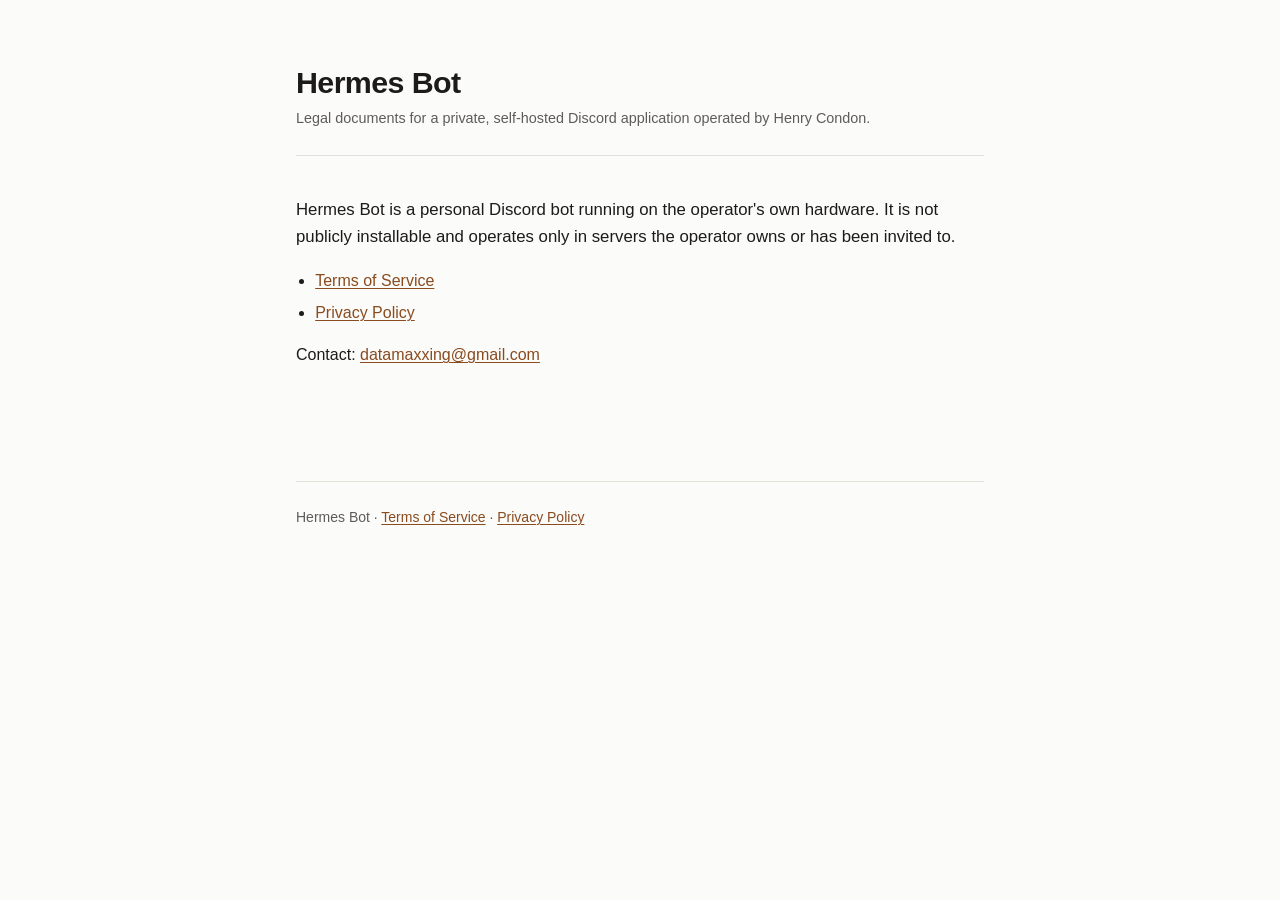
<file: index.html>
<!doctype html>
<html lang="en">
<head>
<meta charset="utf-8">
<meta name="viewport" content="width=device-width, initial-scale=1, viewport-fit=cover">
<title>Hermes Bot — Legal</title>
<link rel="stylesheet" href="style.css">
</head>
<body>
<main>
<h1>Hermes Bot</h1>
<p class="meta">Legal documents for a private, self-hosted Discord application operated by Henry Condon.</p>
<p class="lede">Hermes Bot is a personal Discord bot running on the operator's own hardware. It is
not publicly installable and operates only in servers the operator owns or has been invited to.</p>
<ul>
  <li><a href="terms.html">Terms of Service</a></li>
  <li><a href="privacy.html">Privacy Policy</a></li>
</ul>
<p>Contact: <a href="mailto:datamaxxing@gmail.com">datamaxxing@gmail.com</a></p>
</main>
<footer>Hermes Bot · <a href="terms.html">Terms of Service</a> · <a href="privacy.html">Privacy Policy</a></footer>
</body>
</html>
</file>
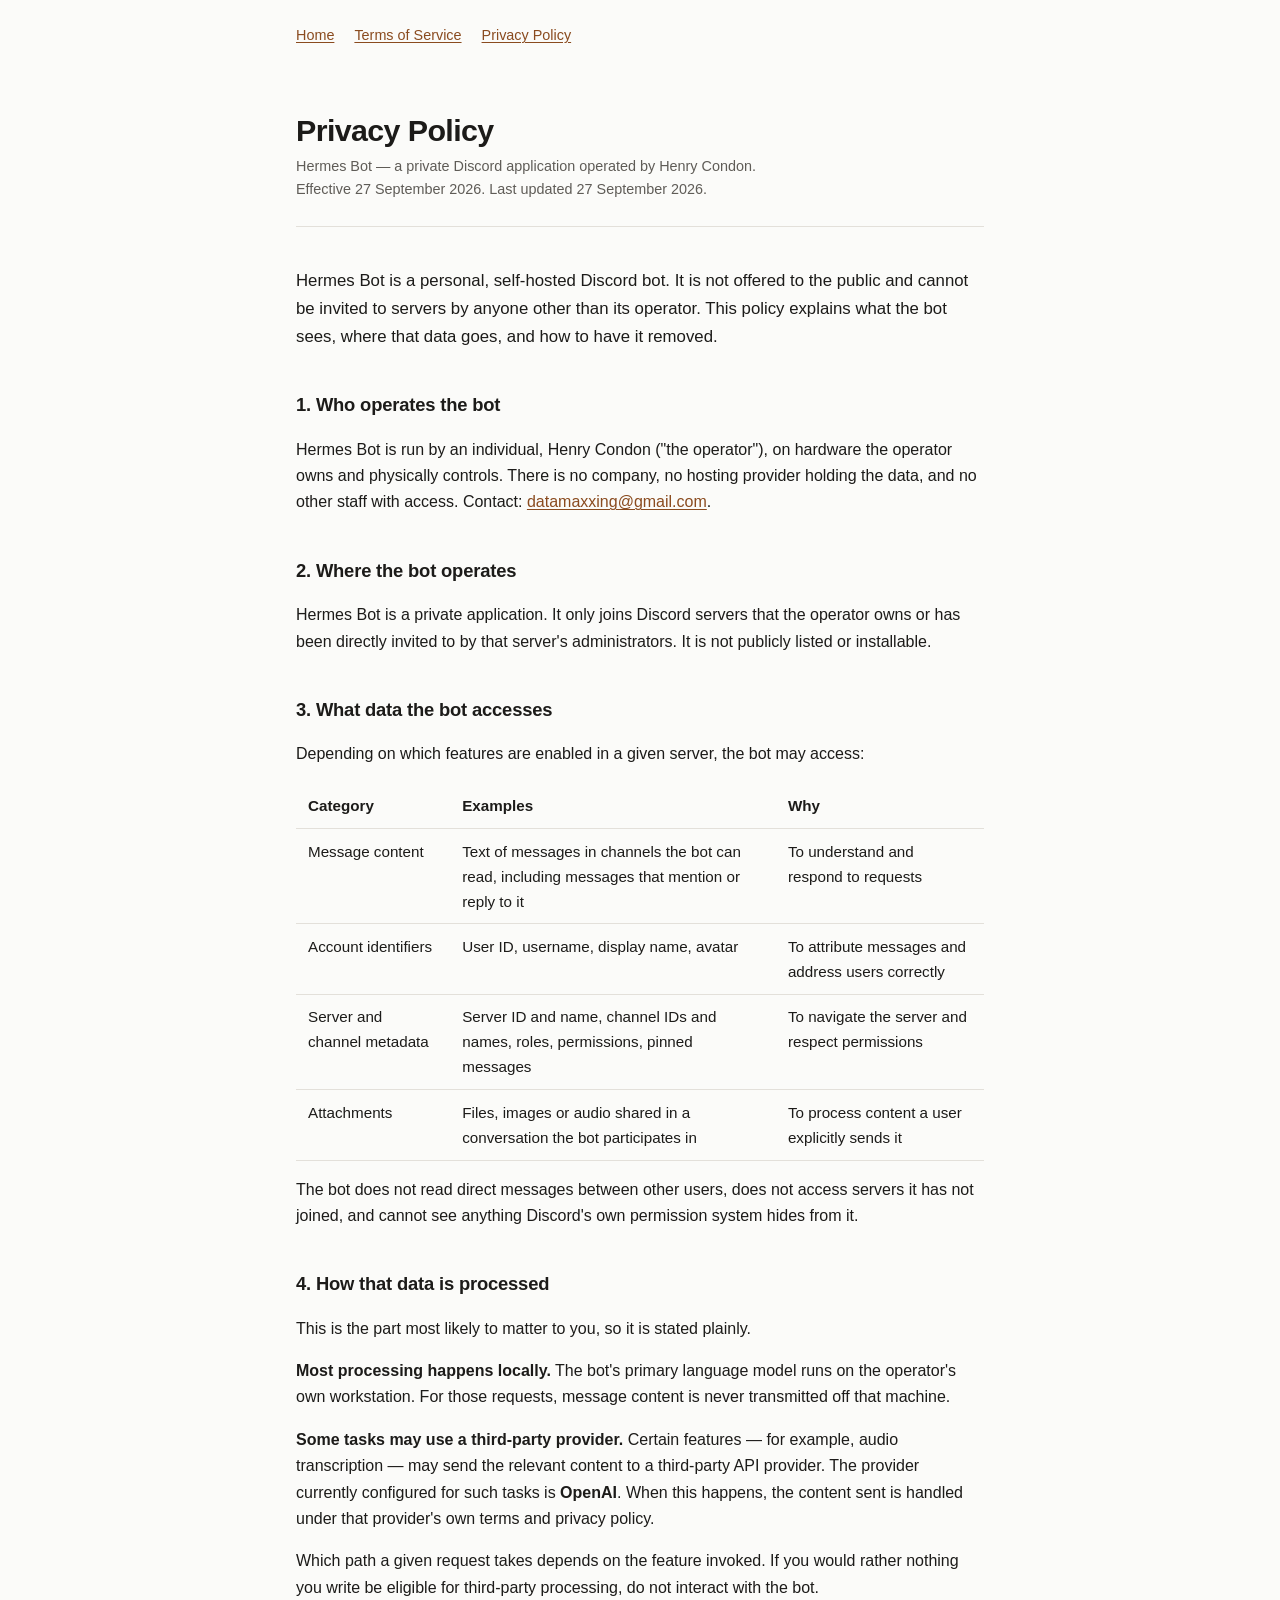
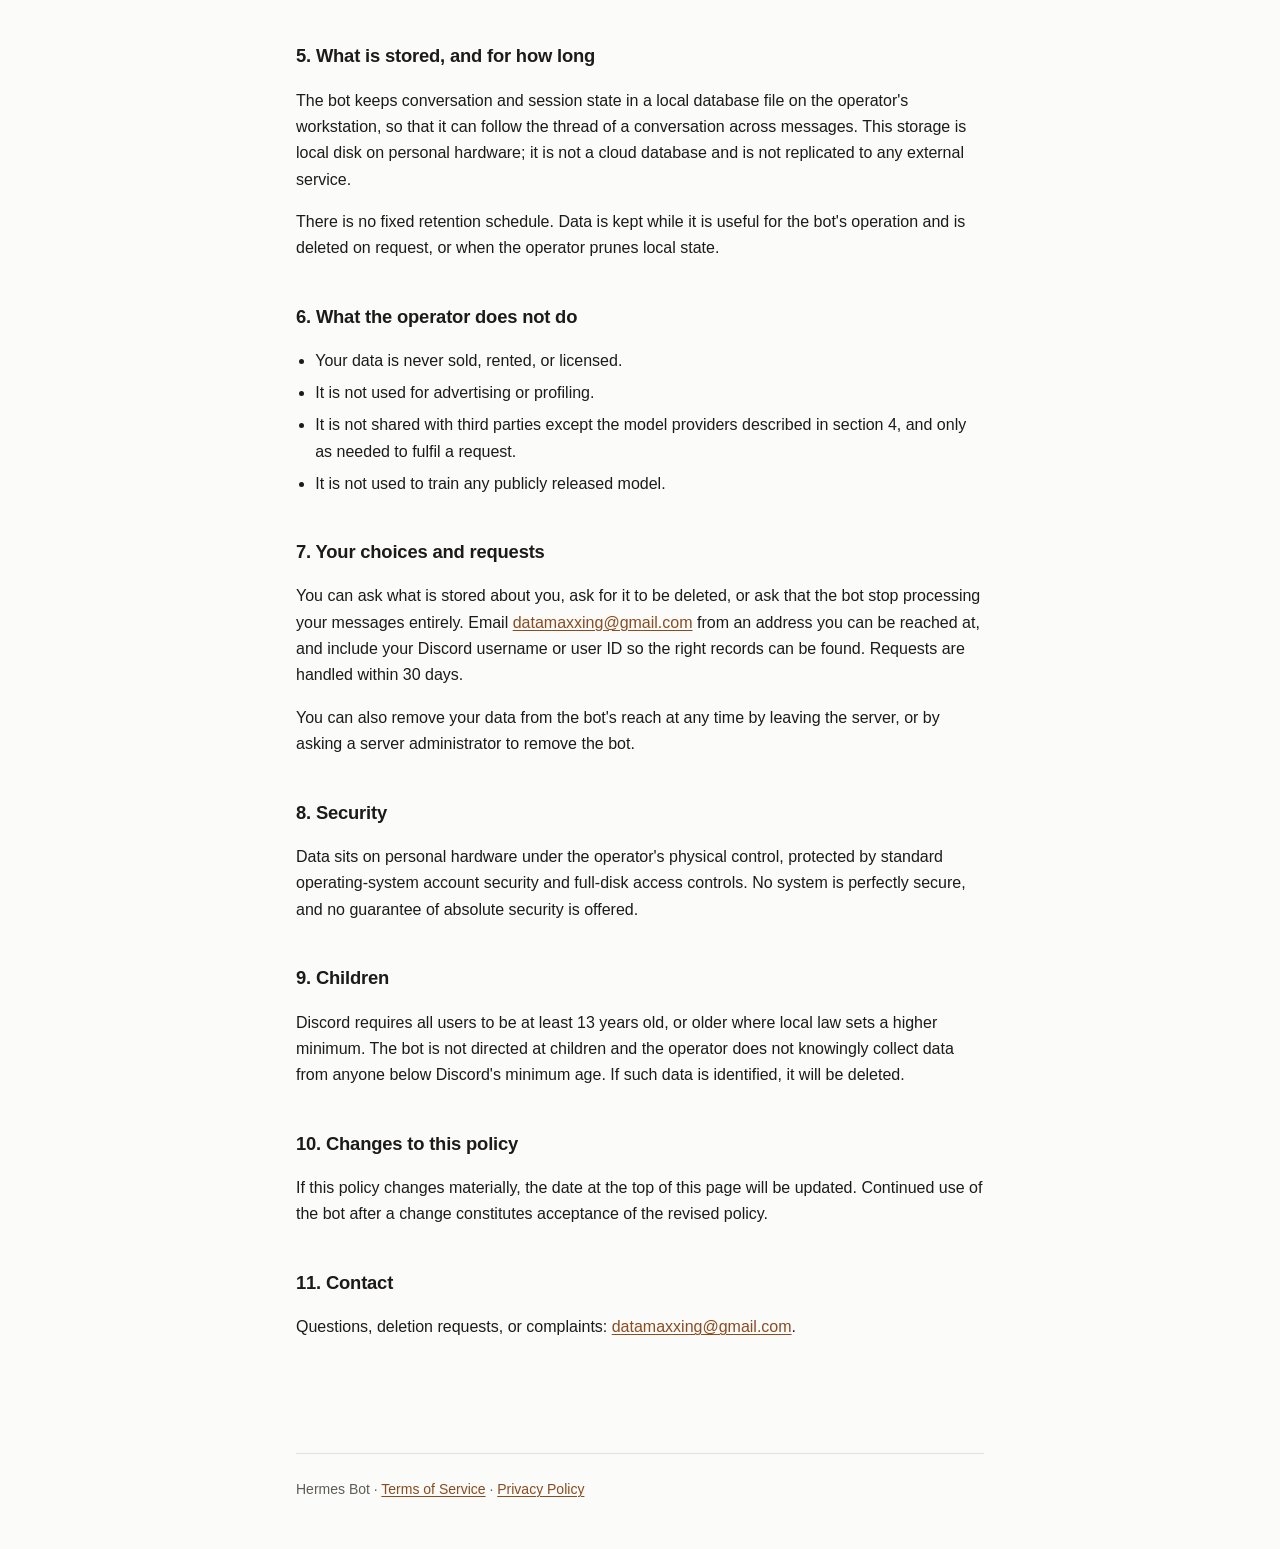
<file: privacy.html>
<!doctype html>
<html lang="en">
<head>
<meta charset="utf-8">
<meta name="viewport" content="width=device-width, initial-scale=1, viewport-fit=cover">
<title>Privacy Policy — Hermes Bot</title>
<link rel="stylesheet" href="style.css">
</head>
<body>
<nav><a href="./">Home</a><a href="terms.html">Terms of Service</a><a href="privacy.html">Privacy Policy</a></nav>
<main>

<h1>Privacy Policy</h1>
<p class="meta">Hermes Bot — a private Discord application operated by Henry Condon.<br>
Effective 27 September 2026. Last updated 27 September 2026.</p>

<p class="lede">Hermes Bot is a personal, self-hosted Discord bot. It is not offered to the
public and cannot be invited to servers by anyone other than its operator. This policy explains
what the bot sees, where that data goes, and how to have it removed.</p>

<h2>1. Who operates the bot</h2>
<p>Hermes Bot is run by an individual, Henry Condon ("the operator"), on hardware the operator
owns and physically controls. There is no company, no hosting provider holding the data, and no
other staff with access. Contact: <a href="mailto:datamaxxing@gmail.com">datamaxxing@gmail.com</a>.</p>

<h2>2. Where the bot operates</h2>
<p>Hermes Bot is a private application. It only joins Discord servers that the operator owns or
has been directly invited to by that server's administrators. It is not publicly listed or
installable.</p>

<h2>3. What data the bot accesses</h2>
<p>Depending on which features are enabled in a given server, the bot may access:</p>
<table>
  <tr><th>Category</th><th>Examples</th><th>Why</th></tr>
  <tr>
    <td>Message content</td>
    <td>Text of messages in channels the bot can read, including messages that mention or reply to it</td>
    <td>To understand and respond to requests</td>
  </tr>
  <tr>
    <td>Account identifiers</td>
    <td>User ID, username, display name, avatar</td>
    <td>To attribute messages and address users correctly</td>
  </tr>
  <tr>
    <td>Server and channel metadata</td>
    <td>Server ID and name, channel IDs and names, roles, permissions, pinned messages</td>
    <td>To navigate the server and respect permissions</td>
  </tr>
  <tr>
    <td>Attachments</td>
    <td>Files, images or audio shared in a conversation the bot participates in</td>
    <td>To process content a user explicitly sends it</td>
  </tr>
</table>
<p>The bot does not read direct messages between other users, does not access servers it has not
joined, and cannot see anything Discord's own permission system hides from it.</p>

<h2>4. How that data is processed</h2>
<p>This is the part most likely to matter to you, so it is stated plainly.</p>
<p><strong>Most processing happens locally.</strong> The bot's primary language model runs on the
operator's own workstation. For those requests, message content is never transmitted off that
machine.</p>
<p><strong>Some tasks may use a third-party provider.</strong> Certain features — for example,
audio transcription — may send the relevant content to a third-party API provider. The provider
currently configured for such tasks is <strong>OpenAI</strong>. When this happens, the content
sent is handled under that provider's own terms and privacy policy.</p>
<p>Which path a given request takes depends on the feature invoked. If you would rather nothing
you write be eligible for third-party processing, do not interact with the bot.</p>

<h2>5. What is stored, and for how long</h2>
<p>The bot keeps conversation and session state in a local database file on the operator's
workstation, so that it can follow the thread of a conversation across messages. This storage is
local disk on personal hardware; it is not a cloud database and is not replicated to any external
service.</p>
<p>There is no fixed retention schedule. Data is kept while it is useful for the bot's operation
and is deleted on request, or when the operator prunes local state.</p>

<h2>6. What the operator does not do</h2>
<ul>
  <li>Your data is never sold, rented, or licensed.</li>
  <li>It is not used for advertising or profiling.</li>
  <li>It is not shared with third parties except the model providers described in section 4, and
      only as needed to fulfil a request.</li>
  <li>It is not used to train any publicly released model.</li>
</ul>

<h2>7. Your choices and requests</h2>
<p>You can ask what is stored about you, ask for it to be deleted, or ask that the bot stop
processing your messages entirely. Email
<a href="mailto:datamaxxing@gmail.com">datamaxxing@gmail.com</a> from an address you can be reached at, and
include your Discord username or user ID so the right records can be found. Requests are handled
within 30 days.</p>
<p>You can also remove your data from the bot's reach at any time by leaving the server, or by
asking a server administrator to remove the bot.</p>

<h2>8. Security</h2>
<p>Data sits on personal hardware under the operator's physical control, protected by standard
operating-system account security and full-disk access controls. No system is perfectly secure,
and no guarantee of absolute security is offered.</p>

<h2>9. Children</h2>
<p>Discord requires all users to be at least 13 years old, or older where local law sets a higher
minimum. The bot is not directed at children and the operator does not knowingly collect data from
anyone below Discord's minimum age. If such data is identified, it will be deleted.</p>

<h2>10. Changes to this policy</h2>
<p>If this policy changes materially, the date at the top of this page will be updated. Continued
use of the bot after a change constitutes acceptance of the revised policy.</p>

<h2>11. Contact</h2>
<p>Questions, deletion requests, or complaints: <a href="mailto:datamaxxing@gmail.com">datamaxxing@gmail.com</a>.</p>

</main>
<footer>Hermes Bot · <a href="terms.html">Terms of Service</a> · <a href="privacy.html">Privacy Policy</a></footer>
</body>
</html>
</file>
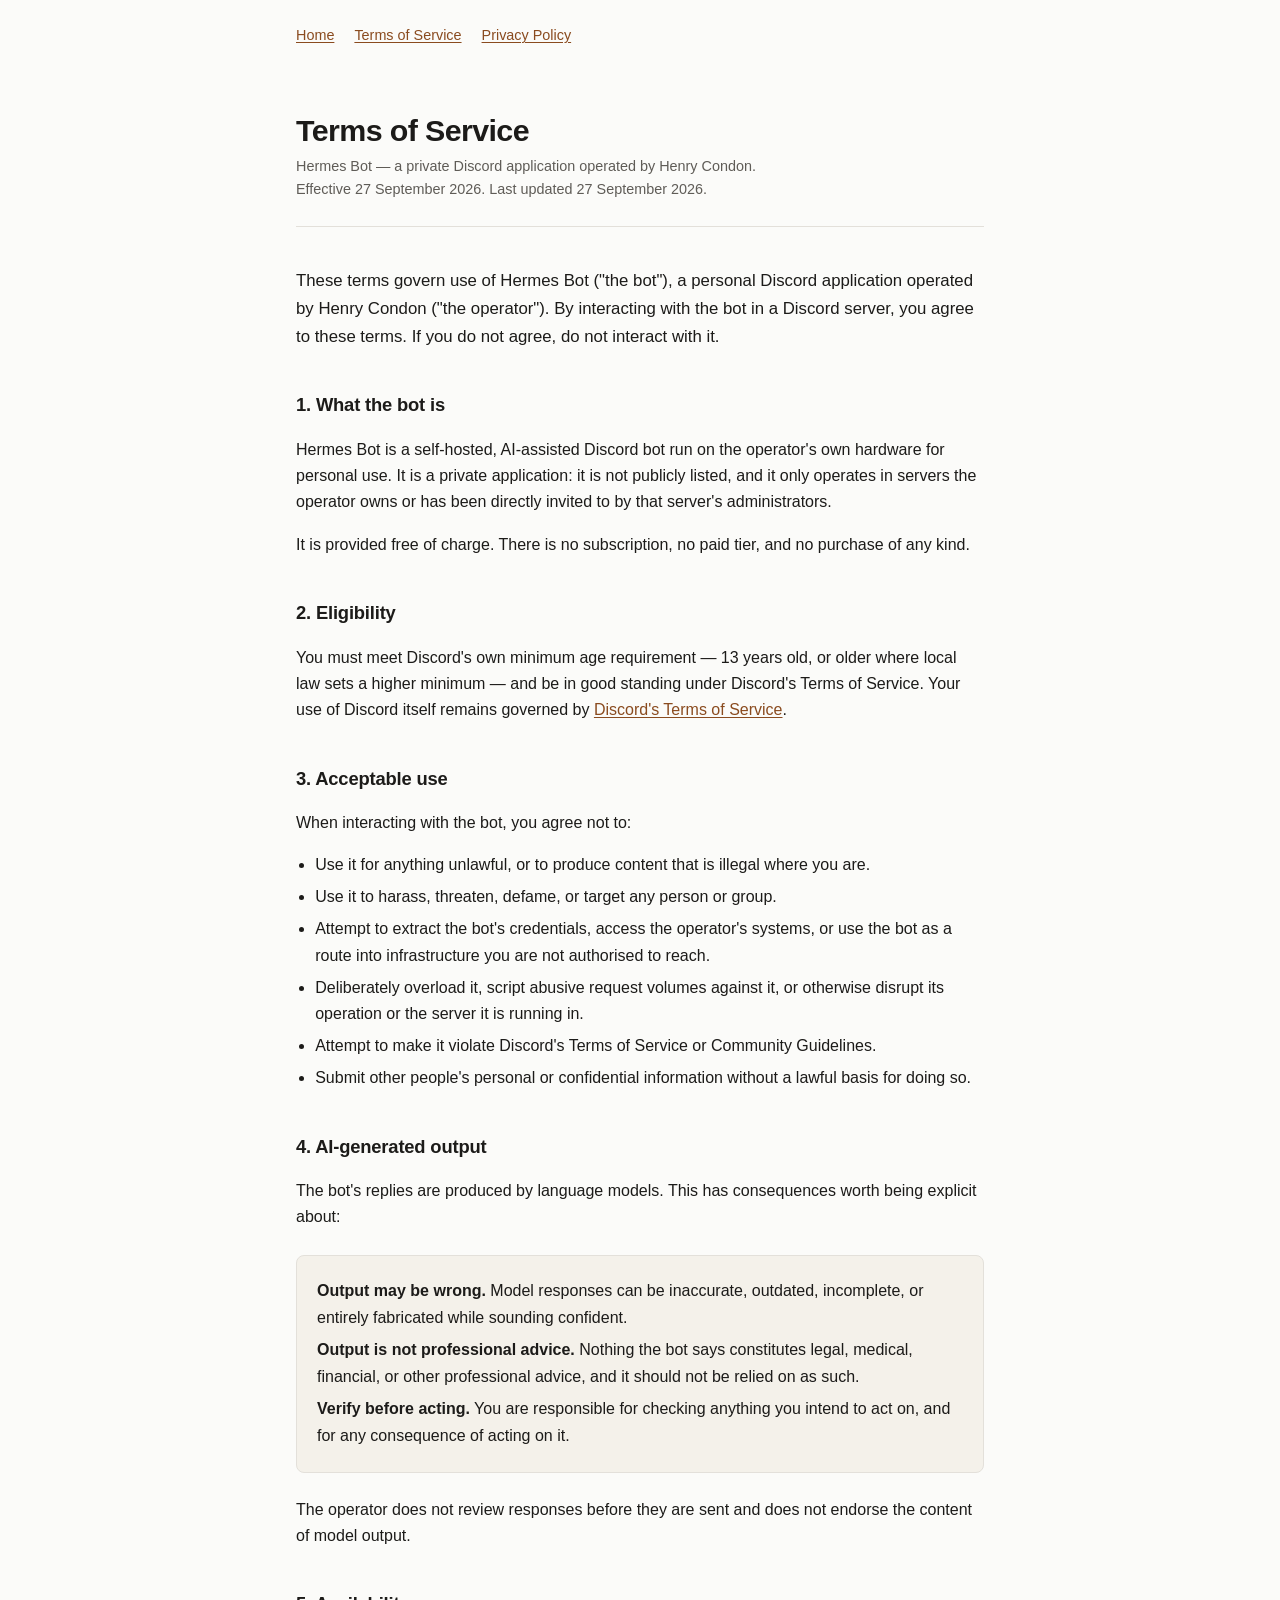
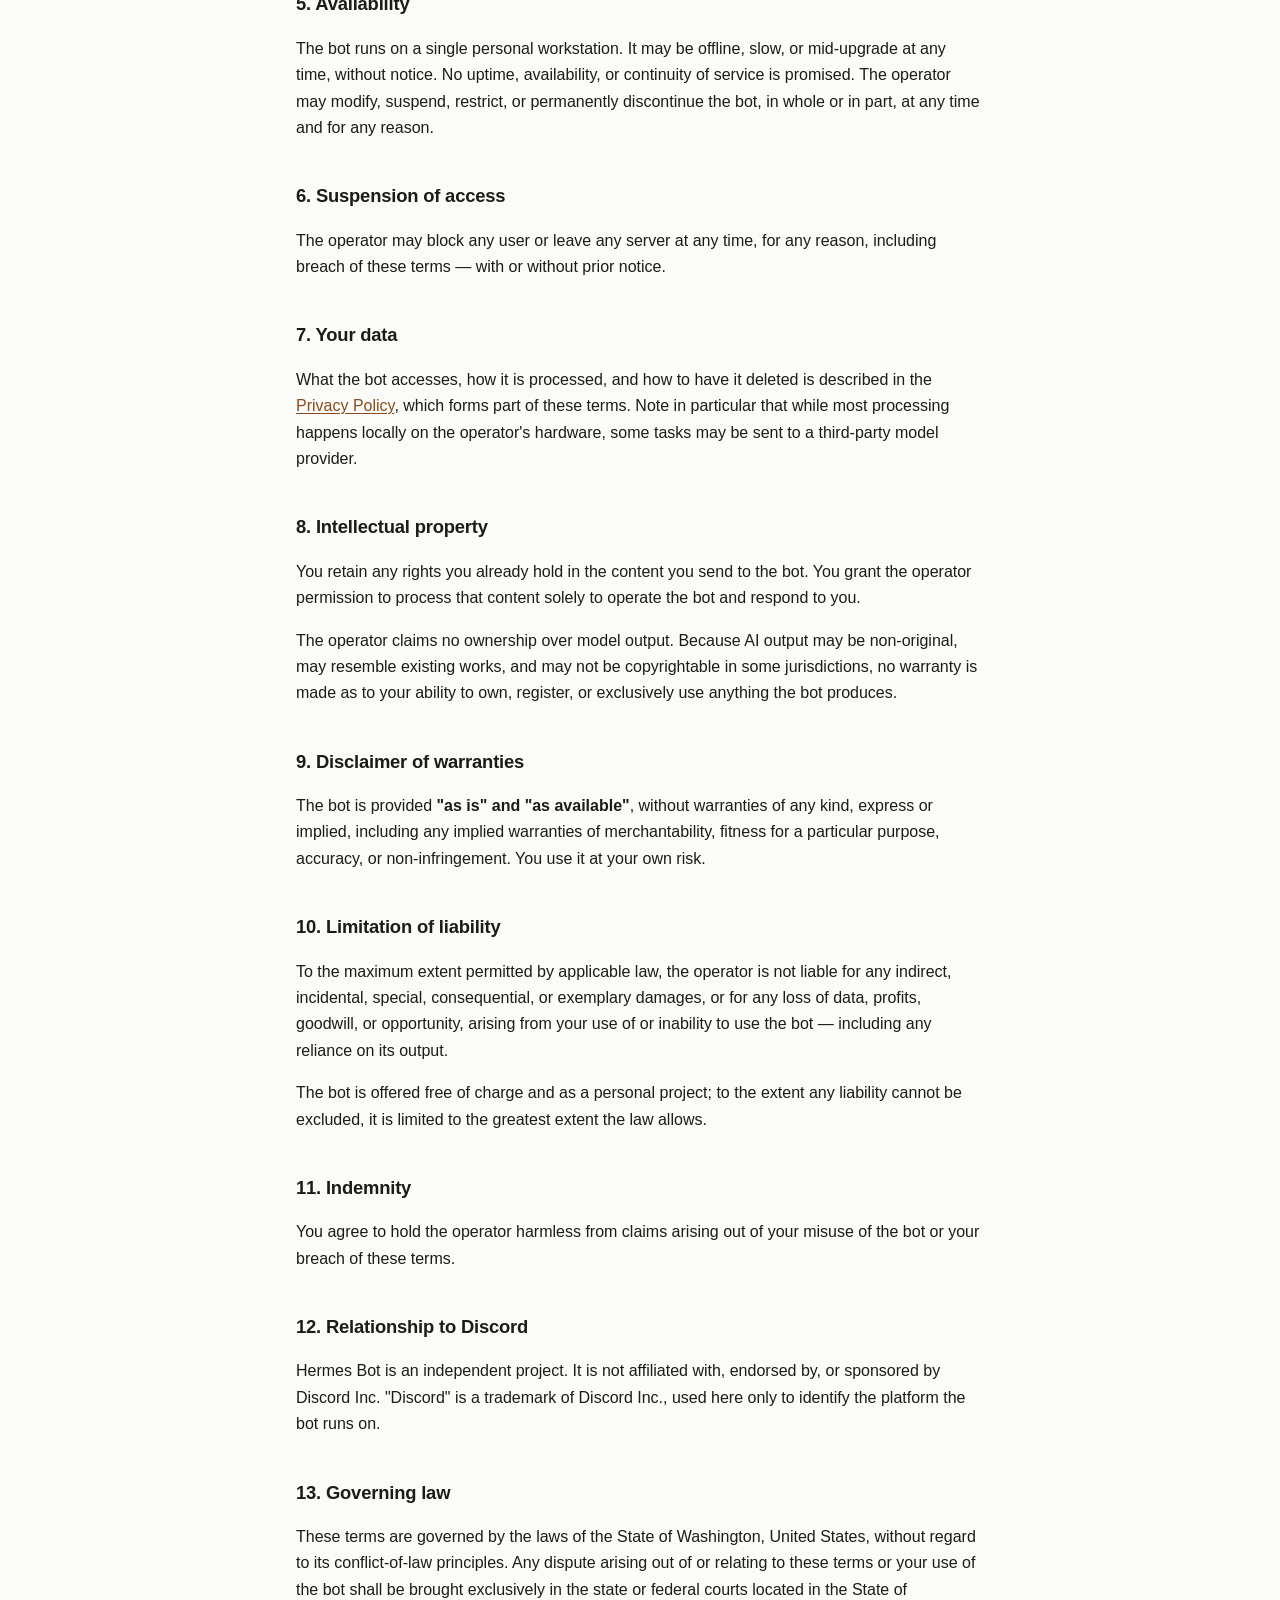
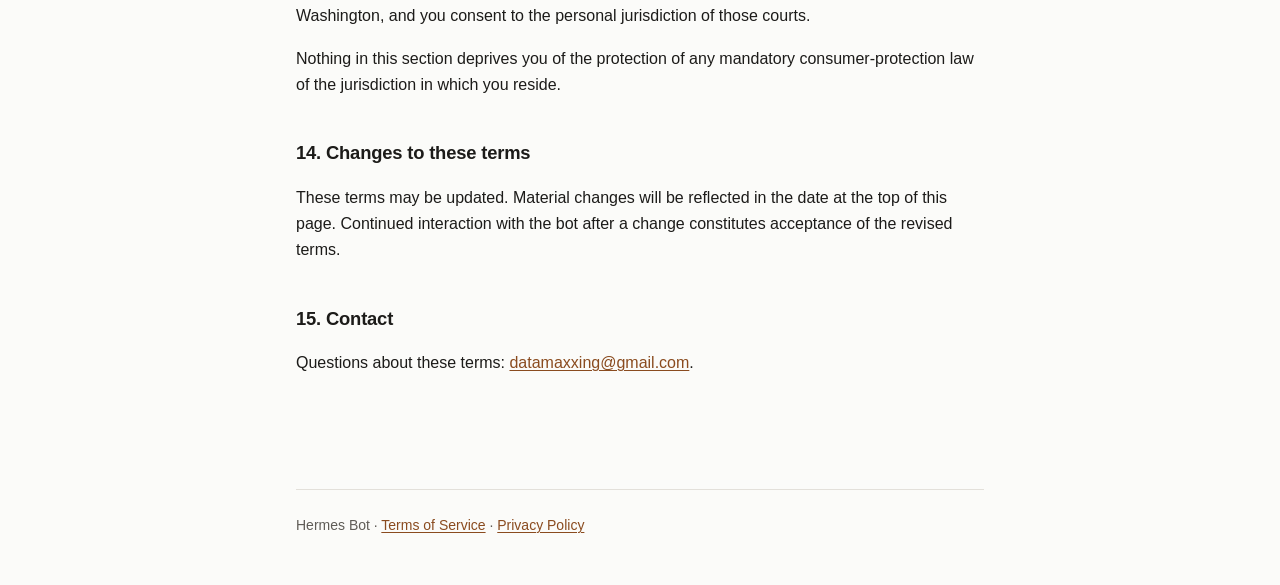
<file: terms.html>
<!doctype html>
<html lang="en">
<head>
<meta charset="utf-8">
<meta name="viewport" content="width=device-width, initial-scale=1, viewport-fit=cover">
<title>Terms of Service — Hermes Bot</title>
<link rel="stylesheet" href="style.css">
</head>
<body>
<nav><a href="./">Home</a><a href="terms.html">Terms of Service</a><a href="privacy.html">Privacy Policy</a></nav>
<main>

<h1>Terms of Service</h1>
<p class="meta">Hermes Bot — a private Discord application operated by Henry Condon.<br>
Effective 27 September 2026. Last updated 27 September 2026.</p>

<p class="lede">These terms govern use of Hermes Bot ("the bot"), a personal Discord application
operated by Henry Condon ("the operator"). By interacting with the bot in a Discord server, you
agree to these terms. If you do not agree, do not interact with it.</p>

<h2>1. What the bot is</h2>
<p>Hermes Bot is a self-hosted, AI-assisted Discord bot run on the operator's own hardware for
personal use. It is a private application: it is not publicly listed, and it only operates in
servers the operator owns or has been directly invited to by that server's administrators.</p>
<p>It is provided free of charge. There is no subscription, no paid tier, and no purchase of any
kind.</p>

<h2>2. Eligibility</h2>
<p>You must meet Discord's own minimum age requirement — 13 years old, or older where local law
sets a higher minimum — and be in good standing under Discord's Terms of Service. Your use of
Discord itself remains governed by
<a href="https://discord.com/terms" rel="noopener">Discord's Terms of Service</a>.</p>

<h2>3. Acceptable use</h2>
<p>When interacting with the bot, you agree not to:</p>
<ul>
  <li>Use it for anything unlawful, or to produce content that is illegal where you are.</li>
  <li>Use it to harass, threaten, defame, or target any person or group.</li>
  <li>Attempt to extract the bot's credentials, access the operator's systems, or use the bot as a
      route into infrastructure you are not authorised to reach.</li>
  <li>Deliberately overload it, script abusive request volumes against it, or otherwise disrupt
      its operation or the server it is running in.</li>
  <li>Attempt to make it violate Discord's Terms of Service or Community Guidelines.</li>
  <li>Submit other people's personal or confidential information without a lawful basis for doing so.</li>
</ul>

<h2>4. AI-generated output</h2>
<p>The bot's replies are produced by language models. This has consequences worth being explicit
about:</p>
<div class="box">
  <p><strong>Output may be wrong.</strong> Model responses can be inaccurate, outdated, incomplete,
  or entirely fabricated while sounding confident.</p>
  <p><strong>Output is not professional advice.</strong> Nothing the bot says constitutes legal,
  medical, financial, or other professional advice, and it should not be relied on as such.</p>
  <p><strong>Verify before acting.</strong> You are responsible for checking anything you intend to
  act on, and for any consequence of acting on it.</p>
</div>
<p>The operator does not review responses before they are sent and does not endorse the content of
model output.</p>

<h2>5. Availability</h2>
<p>The bot runs on a single personal workstation. It may be offline, slow, or mid-upgrade at any
time, without notice. No uptime, availability, or continuity of service is promised. The operator
may modify, suspend, restrict, or permanently discontinue the bot, in whole or in part, at any
time and for any reason.</p>

<h2>6. Suspension of access</h2>
<p>The operator may block any user or leave any server at any time, for any reason, including
breach of these terms — with or without prior notice.</p>

<h2>7. Your data</h2>
<p>What the bot accesses, how it is processed, and how to have it deleted is described in the
<a href="privacy.html">Privacy Policy</a>, which forms part of these terms. Note in particular
that while most processing happens locally on the operator's hardware, some tasks may be sent to a
third-party model provider.</p>

<h2>8. Intellectual property</h2>
<p>You retain any rights you already hold in the content you send to the bot. You grant the
operator permission to process that content solely to operate the bot and respond to you.</p>
<p>The operator claims no ownership over model output. Because AI output may be non-original, may
resemble existing works, and may not be copyrightable in some jurisdictions, no warranty is made
as to your ability to own, register, or exclusively use anything the bot produces.</p>

<h2>9. Disclaimer of warranties</h2>
<p>The bot is provided <strong>"as is" and "as available"</strong>, without warranties of any kind,
express or implied, including any implied warranties of merchantability, fitness for a particular
purpose, accuracy, or non-infringement. You use it at your own risk.</p>

<h2>10. Limitation of liability</h2>
<p>To the maximum extent permitted by applicable law, the operator is not liable for any indirect,
incidental, special, consequential, or exemplary damages, or for any loss of data, profits,
goodwill, or opportunity, arising from your use of or inability to use the bot — including any
reliance on its output.</p>
<p>The bot is offered free of charge and as a personal project; to the extent any liability cannot
be excluded, it is limited to the greatest extent the law allows.</p>

<h2>11. Indemnity</h2>
<p>You agree to hold the operator harmless from claims arising out of your misuse of the bot or
your breach of these terms.</p>

<h2>12. Relationship to Discord</h2>
<p>Hermes Bot is an independent project. It is not affiliated with, endorsed by, or sponsored by
Discord Inc. "Discord" is a trademark of Discord Inc., used here only to identify the platform the
bot runs on.</p>

<h2>13. Governing law</h2>
<p>These terms are governed by the laws of the State of Washington, United States, without regard
to its conflict-of-law principles. Any dispute arising out of or relating to these terms or your
use of the bot shall be brought exclusively in the state or federal courts located in the State of
Washington, and you consent to the personal jurisdiction of those courts.</p>
<p>Nothing in this section deprives you of the protection of any mandatory consumer-protection law
of the jurisdiction in which you reside.</p>

<h2>14. Changes to these terms</h2>
<p>These terms may be updated. Material changes will be reflected in the date at the top of this
page. Continued interaction with the bot after a change constitutes acceptance of the revised
terms.</p>

<h2>15. Contact</h2>
<p>Questions about these terms: <a href="mailto:datamaxxing@gmail.com">datamaxxing@gmail.com</a>.</p>

</main>
<footer>Hermes Bot · <a href="terms.html">Terms of Service</a> · <a href="privacy.html">Privacy Policy</a></footer>
</body>
</html>
</file>
<file: style.css>
:root {
  color-scheme: light dark;
  --bg: #fbfbf9;
  --fg: #1c1b19;
  --muted: #5f5c57;
  --rule: #e3e0da;
  --link: #8a4b1f;
  --accent-bg: #f4f1ea;
}

@media (prefers-color-scheme: dark) {
  :root {
    --bg: #171614;
    --fg: #e8e5df;
    --muted: #a39e95;
    --rule: #302e2a;
    --link: #d99a63;
    --accent-bg: #201e1b;
  }
}

* { box-sizing: border-box; }

body {
  margin: 0;
  padding: 0 20px;
  background: var(--bg);
  color: var(--fg);
  font: 16px/1.65 -apple-system, BlinkMacSystemFont, "Segoe UI", Inter, Roboto, Helvetica, Arial, sans-serif;
  -webkit-text-size-adjust: 100%;
}

main {
  max-width: 43rem;
  margin: 0 auto;
  padding: 4rem 0 6rem;
}

nav {
  max-width: 43rem;
  margin: 0 auto;
  padding: 1.5rem 0 0;
  font-size: .9rem;
}

nav a { margin-right: 1.25rem; }

h1 {
  font-size: 1.9rem;
  line-height: 1.2;
  margin: 0 0 .4rem;
  letter-spacing: -.02em;
}

h2 {
  font-size: 1.15rem;
  margin: 2.5rem 0 .6rem;
  letter-spacing: -.01em;
}

.meta {
  color: var(--muted);
  font-size: .9rem;
  margin: 0 0 2.5rem;
  padding-bottom: 1.5rem;
  border-bottom: 1px solid var(--rule);
}

.lede {
  font-size: 1.05rem;
  color: var(--fg);
}

a { color: var(--link); text-decoration-thickness: 1px; text-underline-offset: 2px; }

ul { padding-left: 1.2rem; }
li { margin: .35rem 0; }

table {
  width: 100%;
  border-collapse: collapse;
  margin: 1rem 0;
  font-size: .95rem;
}

th, td {
  text-align: left;
  padding: .6rem .75rem;
  border-bottom: 1px solid var(--rule);
  vertical-align: top;
}

th { font-weight: 600; }

.box {
  background: var(--accent-bg);
  border: 1px solid var(--rule);
  border-radius: 8px;
  padding: 1rem 1.25rem;
  margin: 1.5rem 0;
}

.box p { margin: .4rem 0; }

footer {
  max-width: 43rem;
  margin: 0 auto;
  padding: 1.5rem 0 3rem;
  border-top: 1px solid var(--rule);
  color: var(--muted);
  font-size: .875rem;
}

code {
  background: var(--accent-bg);
  padding: .1em .35em;
  border-radius: 4px;
  font-size: .9em;
}

@media (max-width: 480px) {
  main { padding: 2.5rem 0 4rem; }
  h1 { font-size: 1.6rem; }
  table { display: block; overflow-x: auto; }
}
</file>
